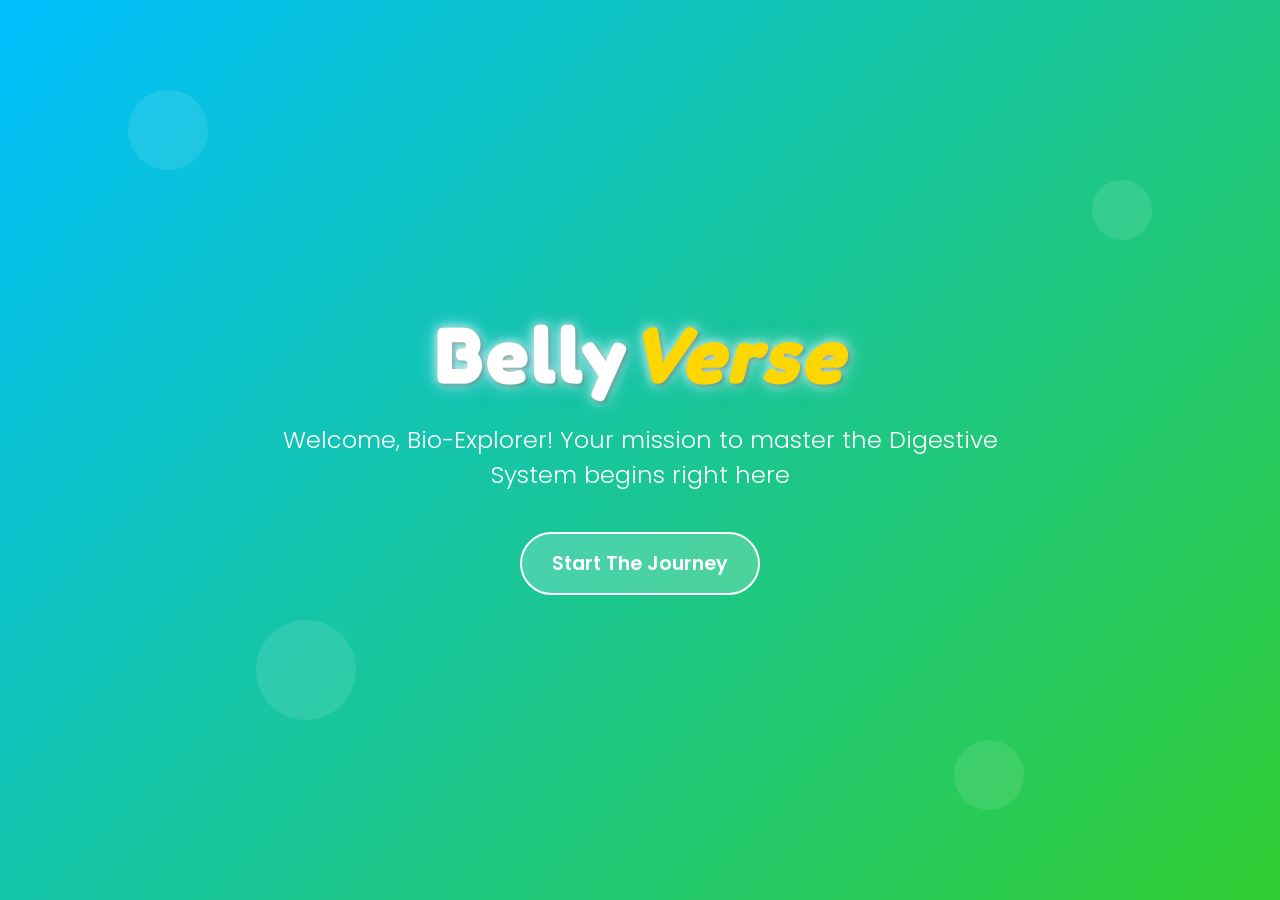
<file: index.html>
<!DOCTYPE html>
<html lang="en">
<head>
    <meta charset="UTF-8">
    <!-- SEO -->
    <title>BellyVerse Sistem Pencernaan Manusia</title>
    <meta name="description" content="Pembelajaran interaktif sistem pencernaan manusia menggunakan game BellyVerse.">
    <meta name="keywords" content="sistem pencernaan manusia, biology, interactive learning, BellyVerse">
    <meta name="viewport" content="width=device-width, initial-scale=1.0">
    <link href="https://fonts.googleapis.com/css2?family=Poppins:wght@300;400;600;700&family=Fredoka+One&display=swap" rel="stylesheet">
    <style>
        * {
            margin: 0;
            padding: 0;
            box-sizing: border-box;
        }

        body {
            font-family: 'Poppins', sans-serif;
            background: linear-gradient(135deg, #00BFFF 0%, #32CD32 25%, #FFA500 50%, #8A2BE2 75%, #00BFFF 100%);
            background-size: 400% 400%;
            animation: gradientShift 8s ease infinite;
            color: white;
            overflow-x: hidden;
            min-height: 100vh;
            display: flex;
            flex-direction: column;
            justify-content: center;
            align-items: center;
            text-align: center;
        }

        @keyframes gradientShift {
            0% { background-position: 0% 50%; }
            50% { background-position: 100% 50%; }
            100% { background-position: 0% 50%; }
        }

        .container {
            text-align: center;
            z-index: 1;
            max-width: 800px;
            padding: 20px;
        }

        h1 {
            font-family: 'Fredoka One', sans-serif;
            font-size: 5rem;
            font-weight: 700;
            margin-bottom: 20px;
            text-shadow: 2px 2px 4px rgba(0,0,0,0.3), 0 0 10px rgba(255,255,255,0.8), 0 0 20px rgba(255,255,255,0.5), 0 0 30px rgba(0,181,255,0.3);
            color: white;
            letter-spacing: 2px;
            animation: bounce 2s ease-in-out infinite;
        }

        h1 em {
            font-style: italic;
            color: #FFD700;
        }

        @keyframes bounce {
            0%, 20%, 50%, 80%, 100% {
                transform: translateY(0);
            }
            40% {
                transform: translateY(-20px);
            }
            60% {
                transform: translateY(-10px);
            }
        }

        p {
            font-size: 1.5rem;
            font-weight: 300;
            margin-bottom: 40px;
            animation: fadeInUp 1s ease-out 0.5s both;
        }

        .cta-button {
            display: inline-block;
            background: rgba(255, 255, 255, 0.2);
            border: 2px solid white;
            color: white;
            padding: 15px 30px;
            font-size: 1.2rem;
            font-weight: 600;
            text-decoration: none;
            border-radius: 50px;
            transition: all 0.3s ease;
            animation: fadeInUp 1s ease-out 1s both;
            backdrop-filter: blur(10px);
        }

        .cta-button:hover {
            background: white;
            color: #00BFFF;
            transform: translateY(-5px);
            box-shadow: 0 10px 20px rgba(0,0,0,0.2);
        }

        .floating-shapes {
            position: absolute;
            top: 0;
            left: 0;
            width: 100%;
            height: 100%;
            overflow: hidden;
            z-index: 0;
        }

        .shape {
            position: absolute;
            border-radius: 50%;
            background: rgba(255, 255, 255, 0.1);
            animation: float 6s ease-in-out infinite;
        }

        .shape:nth-child(1) {
            width: 80px;
            height: 80px;
            top: 10%;
            left: 10%;
            animation-delay: 0s;
        }

        .shape:nth-child(2) {
            width: 60px;
            height: 60px;
            top: 20%;
            right: 10%;
            animation-delay: 2s;
        }

        .shape:nth-child(3) {
            width: 100px;
            height: 100px;
            bottom: 20%;
            left: 20%;
            animation-delay: 4s;
        }

        .shape:nth-child(4) {
            width: 70px;
            height: 70px;
            bottom: 10%;
            right: 20%;
            animation-delay: 1s;
        }

        @keyframes float {
            0%, 100% {
                transform: translateY(0px);
            }
            50% {
                transform: translateY(-20px);
            }
        }

        @media (max-width: 768px) {
            h1 {
                font-size: 2.5rem;
            }
            p {
                font-size: 1.2rem;
            }
            .cta-button {
                padding: 12px 24px;
                font-size: 1rem;
            }
        }     
    </style>
</head>
<body>
    <div class="floating-shapes">
        <div class="shape"></div>
        <div class="shape"></div>
        <div class="shape"></div>
        <div class="shape"></div>
    </div>

    <div class="container">
        <h1>Belly<em>Verse</em></h1>
        <p>Welcome, Bio-Explorer! Your mission to master the Digestive System begins right here</p>
        <a href="index2.html" class="cta-button">Start The Journey</a>
    </div>

    <script>
        // Add interactive animations to floating shapes
        document.addEventListener('DOMContentLoaded', function() {
            const shapes = document.querySelectorAll('.shape');
            shapes.forEach((shape, index) => {
                shape.addEventListener('mouseover', () => {
                    shape.style.transform = 'scale(1.2)';
                    shape.style.transition = 'transform 0.3s ease';
                });
                shape.addEventListener('mouseout', () => {
                    shape.style.transform = 'scale(1)';
                });
            });
        });
    </script>
</body>
</html>
</file>
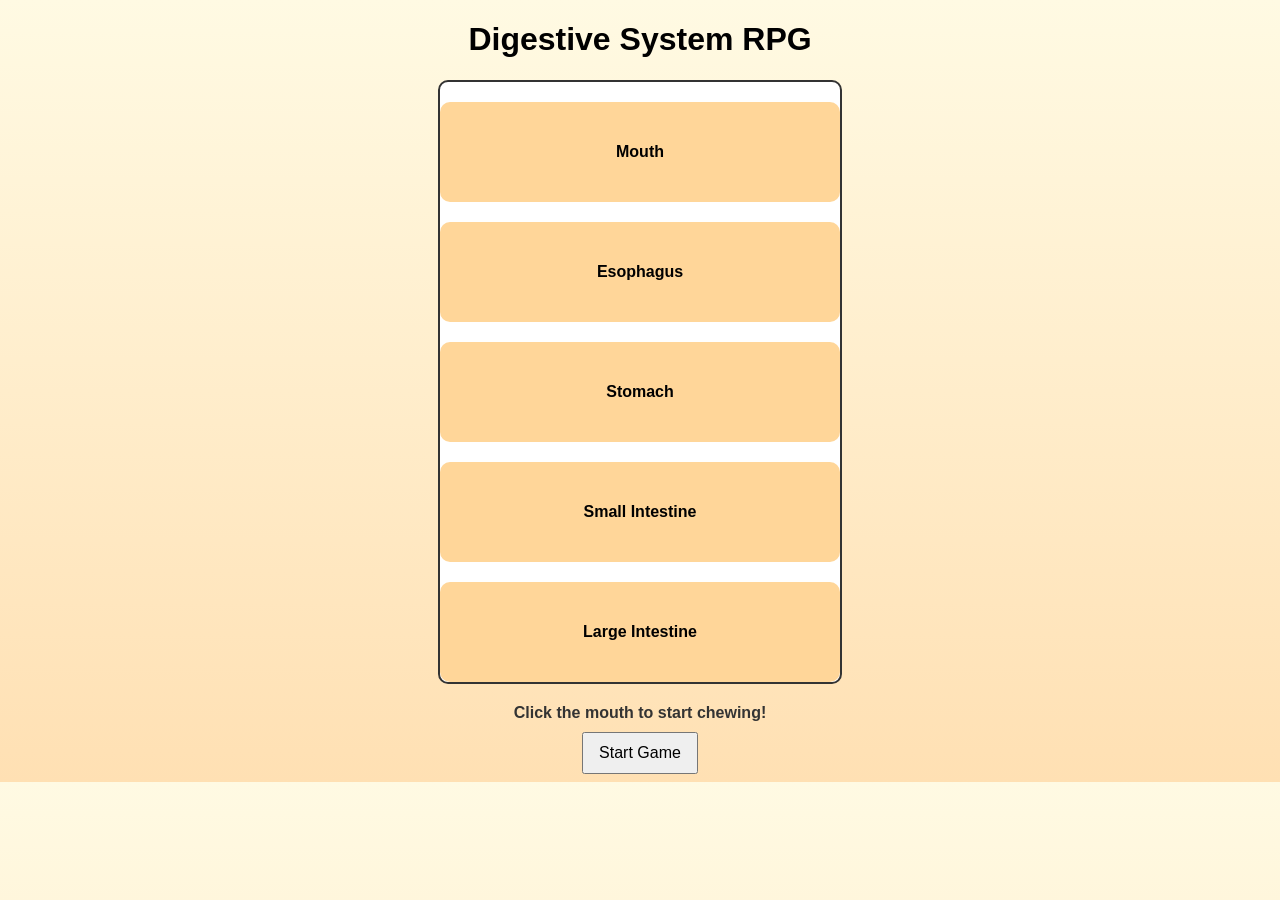
<file: games.html>
<!DOCTYPE html>
<html lang="en">
<head>
  <meta charset="UTF-8">
  <meta name="viewport" content="width=device-width, initial-scale=1.0">
  <title>Digestive System RPG</title>
  <style>
    body {
      font-family: Arial, sans-serif;
      background: linear-gradient(to bottom, #fffae3, #ffe0b3);
      text-align: center;
      overflow: hidden;
    }
    #gameArea {
      position: relative;
      width: 400px;
      height: 600px;
      margin: 20px auto;
      border: 2px solid #333;
      border-radius: 10px;
      background-color: #fff;
      overflow: hidden;
    }
    .organ {
      width: 100%;
      height: 100px;
      line-height: 100px;
      margin: 20px 0;
      background-color: #ffd699;
      border-radius: 10px;
      cursor: pointer;
      font-weight: bold;
    }
    #food {
      position: absolute;
      width: 60px;
      height: 60px;
      top: 20px;
      left: 170px;
      background-image: url('https://cdn-icons-png.flaticon.com/512/1046/1046784.png'); /* burger icon */
      background-size: cover;
      transition: top 1s;
    }
    #message {
      margin-top: 10px;
      font-size: 16px;
      font-weight: bold;
      color: #333;
    }
    button {
      margin-top: 10px;
      padding: 10px 15px;
      font-size: 16px;
    }
  </style>
</head>
<body>
  <h1>Digestive System RPG</h1>
  <div id="gameArea">
    <div id="food"></div>
    <div class="organ" id="mouth">Mouth</div>
    <div class="organ" id="esophagus">Esophagus</div>
    <div class="organ" id="stomach">Stomach</div>
    <div class="organ" id="smallIntestine">Small Intestine</div>
    <div class="organ" id="largeIntestine">Large Intestine</div>
  </div>
  <div id="message">Click the mouth to start chewing!</div>
  <button id="startBtn">Start Game</button>

  <script>
    const food = document.getElementById('food');
    const message = document.getElementById('message');
    const organs = ['mouth', 'esophagus', 'stomach', 'smallIntestine', 'largeIntestine'];
    let currentStage = 0;

    const organMessages = {
      mouth: 'Chewing in the mouth! Saliva with amylase breaks down carbs.',
      esophagus: 'Moving down the esophagus with peristalsis.',
      stomach: 'Stomach churns food with gastric juices and pepsin.',
      smallIntestine: 'Enzymes break down nutrients and absorption occurs.',
      largeIntestine: 'Water absorbed, waste formed, ready to exit!'
    };

    document.getElementById('startBtn').addEventListener('click', () => {
      moveToNextOrgan();
    });

    function moveToNextOrgan() {
      if(currentStage >= organs.length) {
        message.textContent = "Digestion complete! Food has exited the body.";
        food.style.top = '520px';
        return;
      }
      const organId = organs[currentStage];
      const organElement = document.getElementById(organId);
      food.style.top = organElement.offsetTop + 'px';
      message.textContent = organMessages[organId];
      currentStage++;
    }

    // Optional: Click on organ to move food
    organs.forEach(id => {
      document.getElementById(id).addEventListener('click', moveToNextOrgan);
    });
  </script>
</body>
</html>
</file>
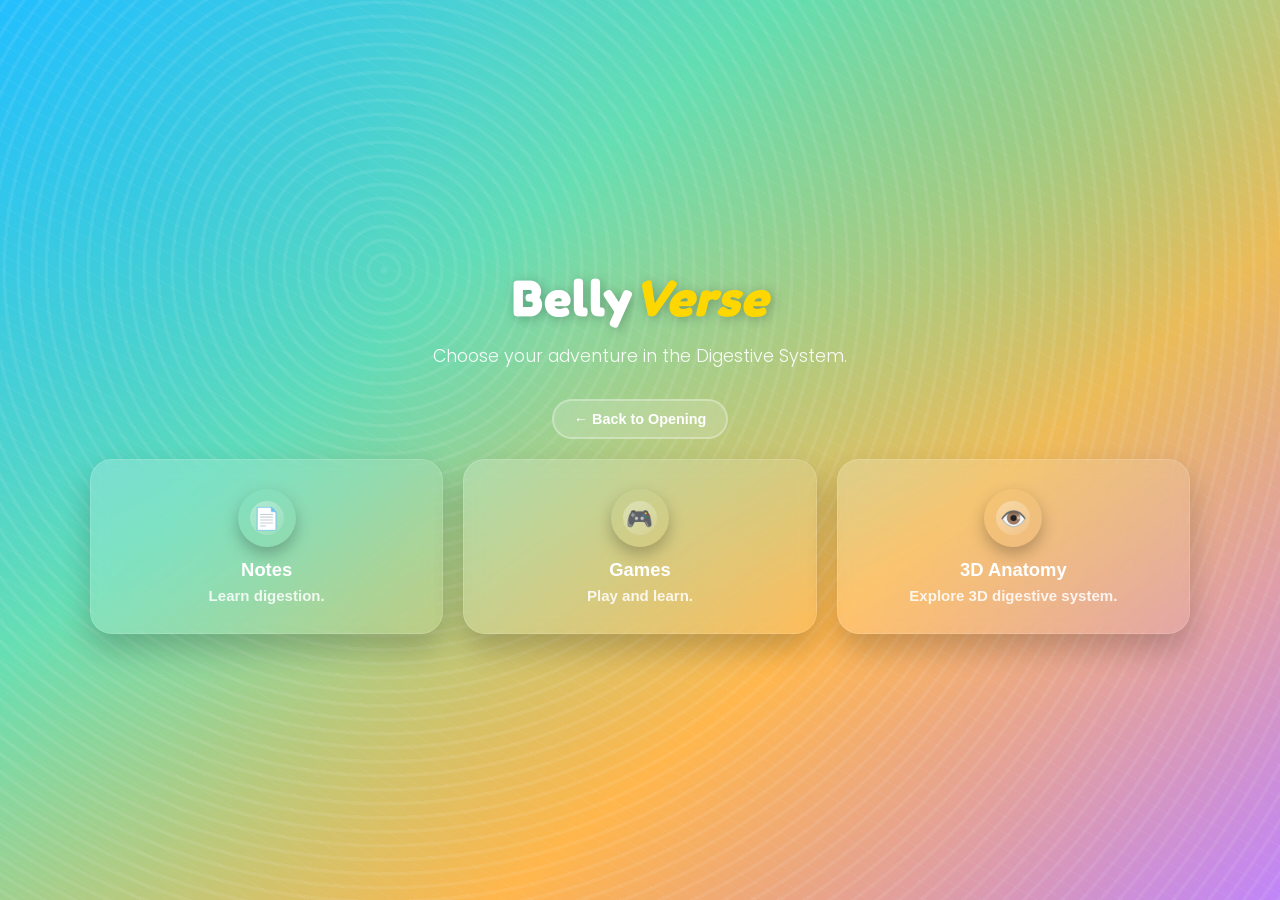
<file: index2.html>
<!DOCTYPE html>
<html lang="en">
<head>
    <meta charset="UTF-8">
    <meta name="viewport" content="width=device-width, initial-scale=1.0">
    <title>Bellyverse</title>
    <link href="https://fonts.googleapis.com/css2?family=Fredoka+One&family=Poppins:wght@300;400;600;700&display=swap" rel="stylesheet">

    <style>
        :root {
            --blue: #00b5ff;
            --green: #34d399;
            --orange: #ffa726;
            --purple: #a855f7;
            --bg: linear-gradient(140deg, rgba(0,181,255,0.85), rgba(52,211,153,0.75), rgba(255,167,38,0.8), rgba(168,85,247,0.72));
            --shadow: 0 15px 30px rgba(0,0,0,0.2);
        }

        * {
            margin: 0;
            padding: 0;
            box-sizing: border-box;
        }

        body {
            font-family: 'Poppins', sans-serif;
            min-height: 100vh;
            display: flex;
            align-items: center;
            justify-content: center;
            background: radial-gradient(circle at 10% 20%, rgba(0,181,255,0.2), transparent 35%),
                        radial-gradient(circle at 80% 15%, rgba(52,211,153,0.2), transparent 40%),
                        radial-gradient(circle at 50% 100%, rgba(255,167,38,0.18), transparent 45%),
                        var(--bg);
            color: #fff;
            padding: 40px;
            text-align: center;
            overflow-x: hidden;
        }

        body::before {
            content: '';
            position: fixed;
            inset: 0;
            background-image: repeating-radial-gradient(circle at 30% 30%, rgba(255,255,255,0.08) 0 3px, transparent 4px 14px),
                              repeating-linear-gradient(30deg, rgba(255,255,255,0.05) 0 1px, transparent 1px 14px);
            z-index: 0;
            pointer-events: none;
        }

        .page-wrap {
            position: relative;
            z-index: 1;
            max-width: 1100px;
            width: 100%;
        }

        .page-title {
            font-family: 'Fredoka One', cursive;
            font-size: clamp(2rem, 4vw, 3.2rem);
            margin-bottom: 15px;
            letter-spacing: 1px;
            text-shadow: 2px 2px 12px rgba(0,0,0,0.25);
            color: #ffffff;
            font-weight: 700;
        }

        .page-title em {
            font-style: italic;
            color: #FFD700;
        }

        .page-subtitle {
            color: rgba(255,255,255,0.92);
            margin-bottom: 30px;
            font-weight: 300;
            font-size: 1.1rem;
            max-width: 700px;
            margin-left: auto;
            margin-right: auto;
        }

        .nav-grid {
            display: grid;
            grid-template-columns: repeat(auto-fit, minmax(250px, 1fr));
            gap: 20px;
            align-items: stretch;
        }

        .nav-button {
            position: relative;
            border: none;
            border-radius: 22px;
            background: linear-gradient(145deg, rgba(255,255,255,0.2), rgba(255,255,255,0.05));
            color: #fff;
            padding: 24px 20px;
            font-size: 1.05rem;
            font-weight: 600;
            cursor: pointer;
            transition: transform 0.25s ease, box-shadow 0.25s ease, background 0.3s ease;
            min-height: 175px;
            box-shadow: var(--shadow), inset 0 0 0 1px rgba(255,255,255,0.15);
            backdrop-filter: blur(8px);
            overflow: hidden;
            display: flex;
            flex-direction: column;
            align-items: center;
            justify-content: center;
            text-align: center;
            z-index: 1;
        }

        .back-button {
             display: inline-block;
             background: rgba(255, 255, 255, 0.15);
             border: 2px solid rgba(255, 255, 255, 0.3);
             color: white;
             padding: 10px 20px;
             font-size: 0.9rem;
             font-weight: 600;
             text-decoration: none;
             border-radius: 25px;
             transition: all 0.3s ease;
             backdrop-filter: blur(10px);
             margin-bottom: 20px;
             cursor: pointer;
        }

        .back-button:hover {
             background: rgba(255, 255, 255, 0.25);
             border-color: rgba(255, 255, 255, 0.5);
             transform: translateY(-2px);
             box-shadow: 0 5px 15px rgba(0,0,0,0.2);
        }

        .nav-button:hover {
            transform: translateY(-6px) scale(1.02);
            box-shadow: 0 20px 35px rgba(0,0,0,0.35), 0 0 24px rgba(255,255,255,0.3);
            background: linear-gradient(140deg, rgba(0,181,255,0.35), rgba(52,211,153,0.26), rgba(255,167,38,0.23), rgba(168,85,247,0.4));
        }

        .nav-icon {
            width: 58px;
            height: 58px;
            border-radius: 50%;
            display: grid;
            place-items: center;
            margin-bottom: 12px;
            box-shadow: 0 7px 16px rgba(0,0,0,0.25);
        }

        .nav-icon span {
            display: inline-flex;
            width: 34px;
            height: 34px;
            align-items: center;
            justify-content: center;
            border-radius: 50%;
            font-size: 1.35rem;
            font-family: 'Fredoka One', cursive;
            background: linear-gradient(145deg, rgba(255,255,255,0.35), rgba(255,255,255,0.1));
            color: #0f172a;
        }

        .nav-label {
            font-size: 1.15rem;
            margin-bottom: 6px;
            font-weight: 700;
        }

        .nav-desc {
            font-size: 0.94rem;
            color: rgba(255,255,255,0.85);
        }

        .back-button {
            margin-bottom: 20px;
        }
    </style>
</head>

<body>
<div class="page-wrap">
    <h1 class="page-title">Belly<em>Verse</em></h1>
    <p class="page-subtitle">Choose your adventure in the Digestive System.</p>

    <button class="back-button" onclick="window.location.href='index.html'">← Back to Opening</button>

    <div class="nav-grid">

        <button class="nav-button" onclick="window.location.href='notes.html'">
            <div class="nav-icon"><span>📄</span></div>
            <div class="nav-label">Notes</div>
            <p class="nav-desc">Learn digestion.</p>
        </button>

        <button class="nav-button" onclick="window.open('https://gd.games/instant-builds/2ff9a415-303c-4592-bb23-19f6f459c5d5', '_blank')">
            <div class="nav-icon"><span>🎮</span></div>
            <div class="nav-label">Games</div>
            <p class="nav-desc">Play and learn.</p>
        </button>

        <!-- FIXED 3D BUTTON -->
        <button class="nav-button" onclick="toggle3DSection()">
            <div class="nav-icon"><span>👁️</span></div>
            <div class="nav-label">3D Anatomy</div>
            <p class="nav-desc">Explore 3D digestive system.</p>
        </button>

    </div>

    <!-- HIDDEN SECTION -->
    <div id="threeDOptions" class="nav-grid" style="display:none; margin-top:20px;">

        <button class="nav-button" onclick="window.open('https://app-edu.assemblrworld.com/en/creation/-6E8rxlFsrhggWz5aGgW','_blank')">
            <div class="nav-icon"><span>🧠</span></div>
            <div class="nav-label">Human Digestive System Full</div>
        </button>

        <button class="nav-button" onclick="window.open('https://www.meshy.ai/@s1774672585f814f','_blank')">
            <div class="nav-icon"><span>👁️</span></div>
            <div class="nav-label">Organs</div>
        </button>

    </div>

</div>

<script>
function toggle3DSection(){
    let x = document.getElementById("threeDOptions");
    x.style.display = (x.style.display === "none") ? "grid" : "none";
}

</script>

</body>
</html>
</file>
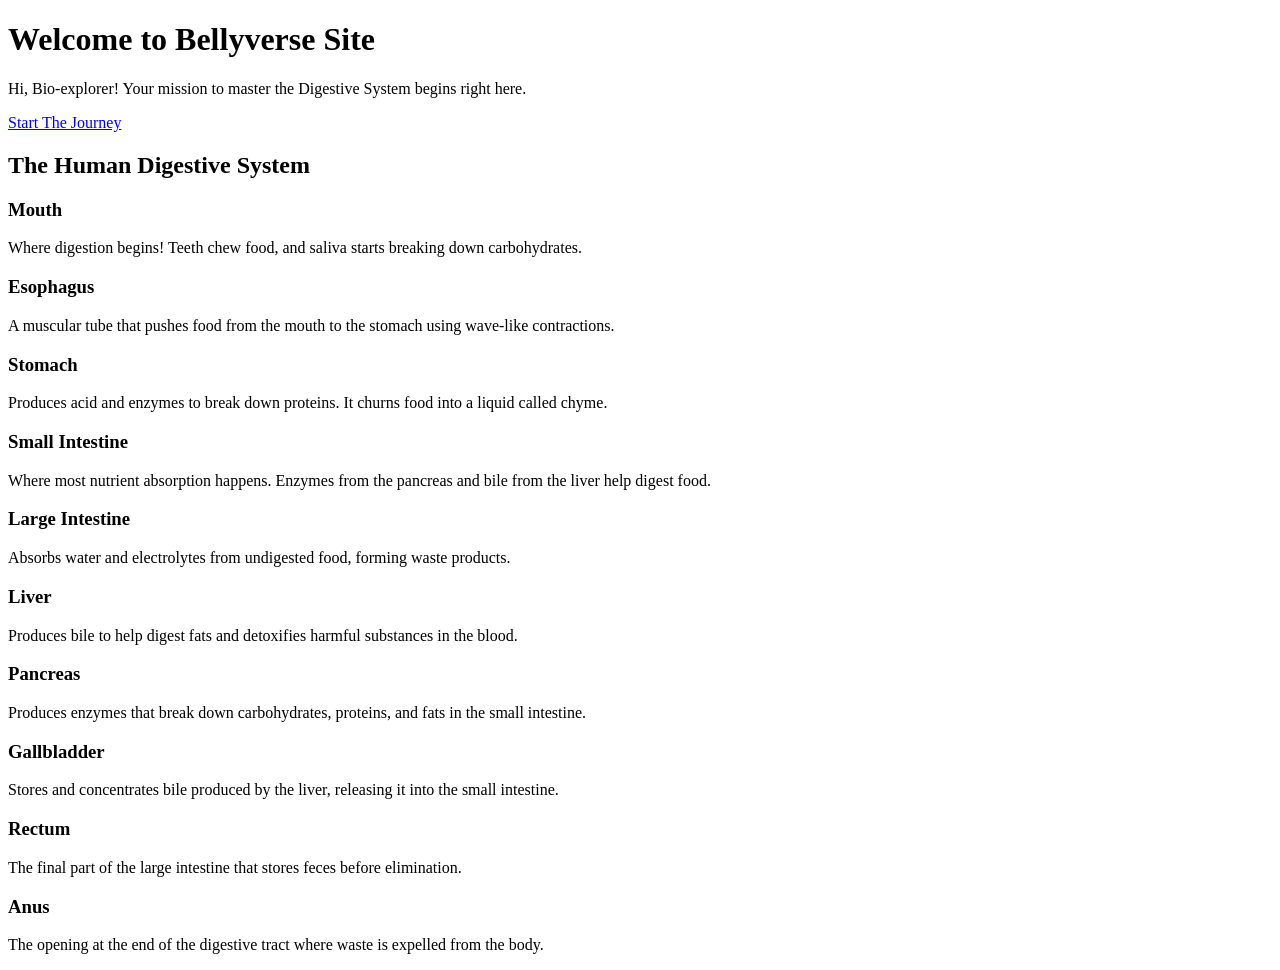
<file: starter.html>
<!DOCTYPE html>
<html lang="en">
<head>
    <meta charset="UTF-8">
    <meta name="viewport" content="width=device-width, initial-scale=1.0">
    <title>Welcome to Our Website</title>
    <link href="https://fonts.googleapis.com/css2?family=Poppins:wght@300;400;600;700&display=swap" rel="stylesheet">
    </head>
<body>
    <div class="floating-shapes">
        <div class="shape"></div>
        <div class="shape"></div>
        <div class="shape"></div>
        <div class="shape"></div>
    </div>
    <div class="container">
        <h1>Welcome to Bellyverse Site</h1>
        <p>Hi, Bio-explorer! Your mission to master the Digestive System begins right here.</p>
        <a href="#" class="cta-button">Start The Journey</a>
    </div>

    <section class="digestive-section">
        <h2>The Human Digestive System</h2>
        <div class="organ-grid">
            <div class="organ-card">
                <h3>Mouth</h3>
                <p>Where digestion begins! Teeth chew food, and saliva starts breaking down carbohydrates.</p>
            </div>
            <div class="organ-card">
                <h3>Esophagus</h3>
                <p>A muscular tube that pushes food from the mouth to the stomach using wave-like contractions.</p>
            </div>
            <div class="organ-card">
                <h3>Stomach</h3>
                <p>Produces acid and enzymes to break down proteins. It churns food into a liquid called chyme.</p>
            </div>
            <div class="organ-card">
                <h3>Small Intestine</h3>
                <p>Where most nutrient absorption happens. Enzymes from the pancreas and bile from the liver help digest food.</p>
            </div>
            <div class="organ-card">
                <h3>Large Intestine</h3>
                <p>Absorbs water and electrolytes from undigested food, forming waste products.</p>
            </div>
            <div class="organ-card">
                <h3>Liver</h3>
                <p>Produces bile to help digest fats and detoxifies harmful substances in the blood.</p>
            </div>
            <div class="organ-card">
                <h3>Pancreas</h3>
                <p>Produces enzymes that break down carbohydrates, proteins, and fats in the small intestine.</p>
            </div>
            <div class="organ-card">
                <h3>Gallbladder</h3>
                <p>Stores and concentrates bile produced by the liver, releasing it into the small intestine.</p>
            </div>
            <div class="organ-card">
                <h3>Rectum</h3>
                <p>The final part of the large intestine that stores feces before elimination.</p>
            </div>
            <div class="organ-card">
                <h3>Anus</h3>
                <p>The opening at the end of the digestive tract where waste is expelled from the body.</p>
            </div>
        </div>
    </section>
</body>
</html>
</file>
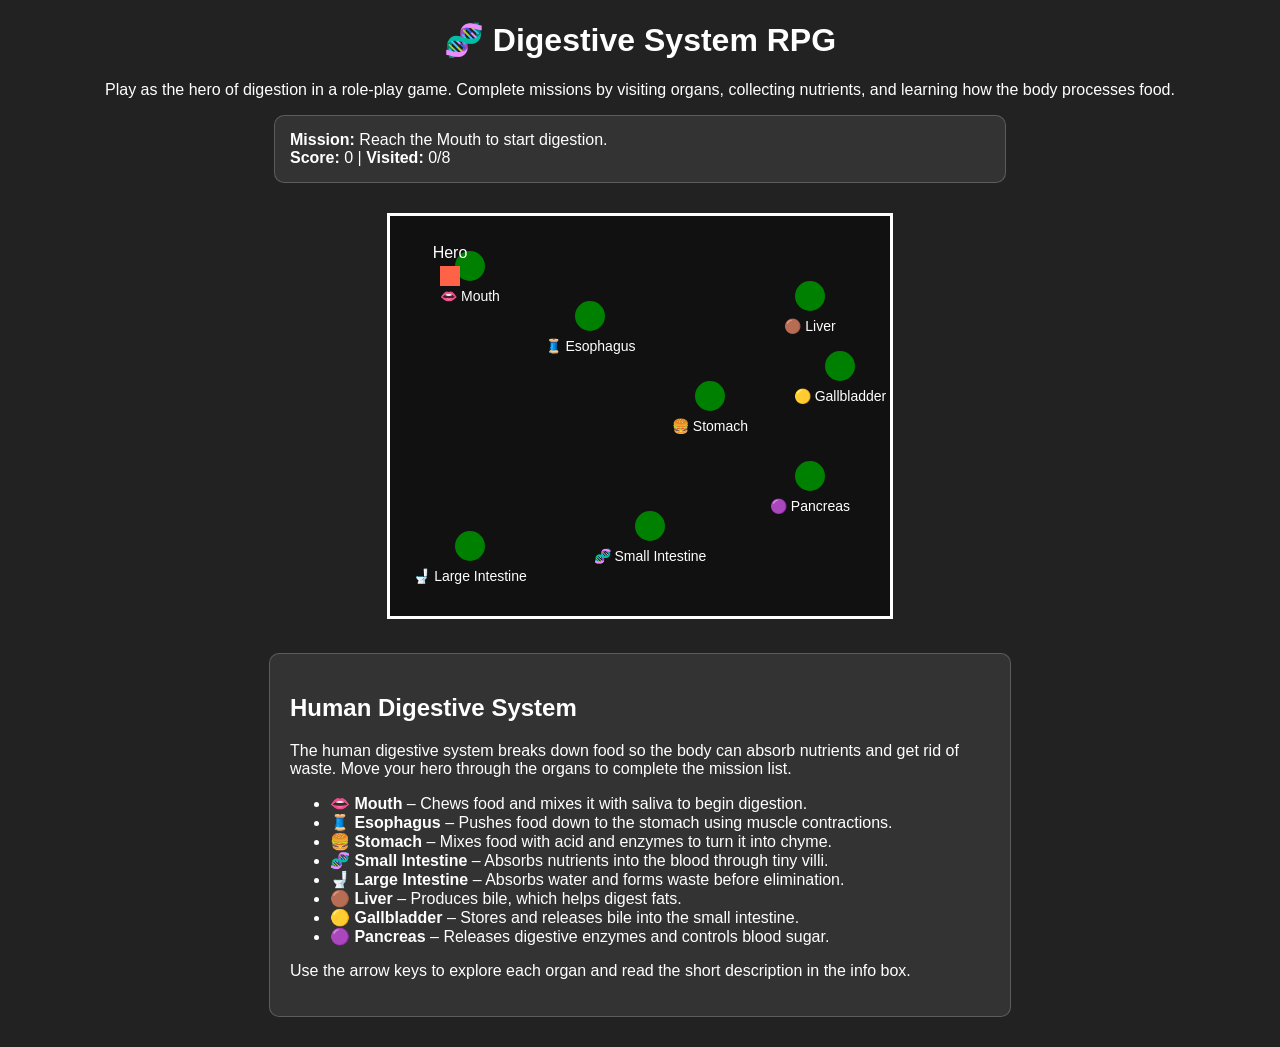
<file: rpg.html/rpg.html>
<!DOCTYPE html>
<html>
<head>
<meta charset="UTF-8">
<title>Digestive RPG Movement</title>
<style>
body {
    text-align: center;
    background: #222;
    color: white;
    font-family: Arial;
}
canvas {
    background: #111;
    margin-top: 20px;
    border: 3px solid white;
}
</style>
</head>

<body>

<h1>🧬 Digestive System RPG</h1>
<p>Play as the hero of digestion in a role-play game. Complete missions by visiting organs, collecting nutrients, and learning how the body processes food.</p>

<div id="gameStatus" style="max-width:700px; margin:10px auto; text-align:left; background: rgba(255,255,255,0.08); padding: 15px; border-radius: 10px; border: 1px solid rgba(255,255,255,0.2);">
    <strong>Mission:</strong> <span id="missionText">Find the Mouth and begin your digestive journey.</span><br>
    <strong>Score:</strong> <span id="score">0</span> | <strong>Visited:</strong> <span id="visitedCount">0</span>/8
</div>

<canvas id="gameCanvas" width="500" height="400"></canvas>
<p id="info"></p>

<section style="max-width:700px; margin: 30px auto; text-align:left; background: rgba(255,255,255,0.08); padding: 20px; border-radius: 10px; border: 1px solid rgba(255,255,255,0.2);">
    <h2>Human Digestive System</h2>
    <p>The human digestive system breaks down food so the body can absorb nutrients and get rid of waste. Move your hero through the organs to complete the mission list.</p>
    <ul>
        <li><strong>👄 Mouth</strong> – Chews food and mixes it with saliva to begin digestion.</li>
        <li><strong>🧵 Esophagus</strong> – Pushes food down to the stomach using muscle contractions.</li>
        <li><strong>🍔 Stomach</strong> – Mixes food with acid and enzymes to turn it into chyme.</li>
        <li><strong>🧬 Small Intestine</strong> – Absorbs nutrients into the blood through tiny villi.</li>
        <li><strong>🚽 Large Intestine</strong> – Absorbs water and forms waste before elimination.</li>
        <li><strong>🟤 Liver</strong> – Produces bile, which helps digest fats.</li>
        <li><strong>🟡 Gallbladder</strong> – Stores and releases bile into the small intestine.</li>
        <li><strong>🟣 Pancreas</strong> – Releases digestive enzymes and controls blood sugar.</li>
    </ul>
    <p>Use the arrow keys to explore each organ and read the short description in the info box.</p>
</section>

<script>
const canvas = document.getElementById("gameCanvas");
const ctx = canvas.getContext("2d");

let player = {
    x: 50,
    y: 50,
    size: 20,
    speed: 3
};

let keys = {};
let score = 0;
let visitedCount = 0;
let currentTargetIndex = 0;

const organs = [
    {name:"👄 Mouth", x:80, y:50, info:"Food is chewed here.", mission:"Reach the Mouth to start digestion.", points:10, visited:false},
    {name:"🧵 Esophagus", x:200, y:100, info:"Food moves by peristalsis.", mission:"Travel down the Esophagus to deliver the food.", points:10, visited:false},
    {name:"🍔 Stomach", x:320, y:180, info:"Food mixed with acid.", mission:"Enter the Stomach and help churn the meal.", points:15, visited:false},
    {name:"🟤 Liver", x:420, y:80, info:"Produces bile to break down fats.", mission:"Visit the Liver to prepare bile for digestion.", points:12, visited:false},
    {name:"🟡 Gallbladder", x:450, y:150, info:"Stores bile and releases it when needed.", mission:"Check in with the Gallbladder for bile supply.", points:12, visited:false},
    {name:"🟣 Pancreas", x:420, y:260, info:"Releases enzymes and controls blood sugar.", mission:"Find the Pancreas to add digestive enzymes.", points:15, visited:false},
    {name:"🧬 Small Intestine", x:260, y:310, info:"Nutrients absorbed here.", mission:"Move to the Small Intestine for nutrient absorption.", points:20, visited:false},
    {name:"🚽 Large Intestine", x:80, y:330, info:"Water absorbed and waste formed.", mission:"Finish the journey at the Large Intestine.", points:20, visited:false}
];

function updateStatus() {
    document.getElementById("score").innerText = score;
    document.getElementById("visitedCount").innerText = visitedCount;
    const target = organs[currentTargetIndex];
    document.getElementById("missionText").innerText = target ? target.mission : "All organs visited. Well done, digestive hero!";
}

function setInfo(text) {
    document.getElementById("info").innerText = text;
}

document.addEventListener("keydown", e => keys[e.key] = true);
document.addEventListener("keyup", e => keys[e.key] = false);

function movePlayer() {
    if(keys["ArrowUp"]) player.y -= player.speed;
    if(keys["ArrowDown"]) player.y += player.speed;
    if(keys["ArrowLeft"]) player.x -= player.speed;
    if(keys["ArrowRight"]) player.x += player.speed;
    player.x = Math.max(0, Math.min(canvas.width - player.size, player.x));
    player.y = Math.max(0, Math.min(canvas.height - player.size, player.y));
}

function checkCollision() {
    const target = organs[currentTargetIndex];
    for(let organ of organs) {
        let dist = Math.hypot(player.x - organ.x, player.y - organ.y);
        if(dist < 25) {
            setInfo(organ.name + ": " + organ.info);
            if(organ === target && !organ.visited) {
                organ.visited = true;
                score += organ.points;
                visitedCount += 1;
                currentTargetIndex = Math.min(currentTargetIndex + 1, organs.length);
                setInfo(organ.name + ": " + organ.info + " You completed this mission!");
                updateStatus();
            }
        }
    }
}

function draw() {
    ctx.clearRect(0,0,canvas.width,canvas.height);

    organs.forEach(o => {
        ctx.fillStyle = o.visited ? "#444" : "green";
        ctx.beginPath();
        ctx.arc(o.x, o.y, 15, 0, Math.PI*2);
        ctx.fill();
        ctx.fillStyle = "white";
        ctx.font = "14px Arial";
        ctx.textAlign = "center";
        ctx.fillText(o.name, o.x, o.y + 35);
    });

    ctx.fillStyle = "#FF6347";
    ctx.fillRect(player.x, player.y, player.size, player.size);
    ctx.fillStyle = "white";
    ctx.font = "16px Arial";
    ctx.fillText("Hero", player.x + player.size / 2, player.y - 8);
}

function gameLoop() {
    movePlayer();
    checkCollision();
    draw();
    requestAnimationFrame(gameLoop);
}

updateStatus();
gameLoop();
</script>

</body>
</html>
</file>
